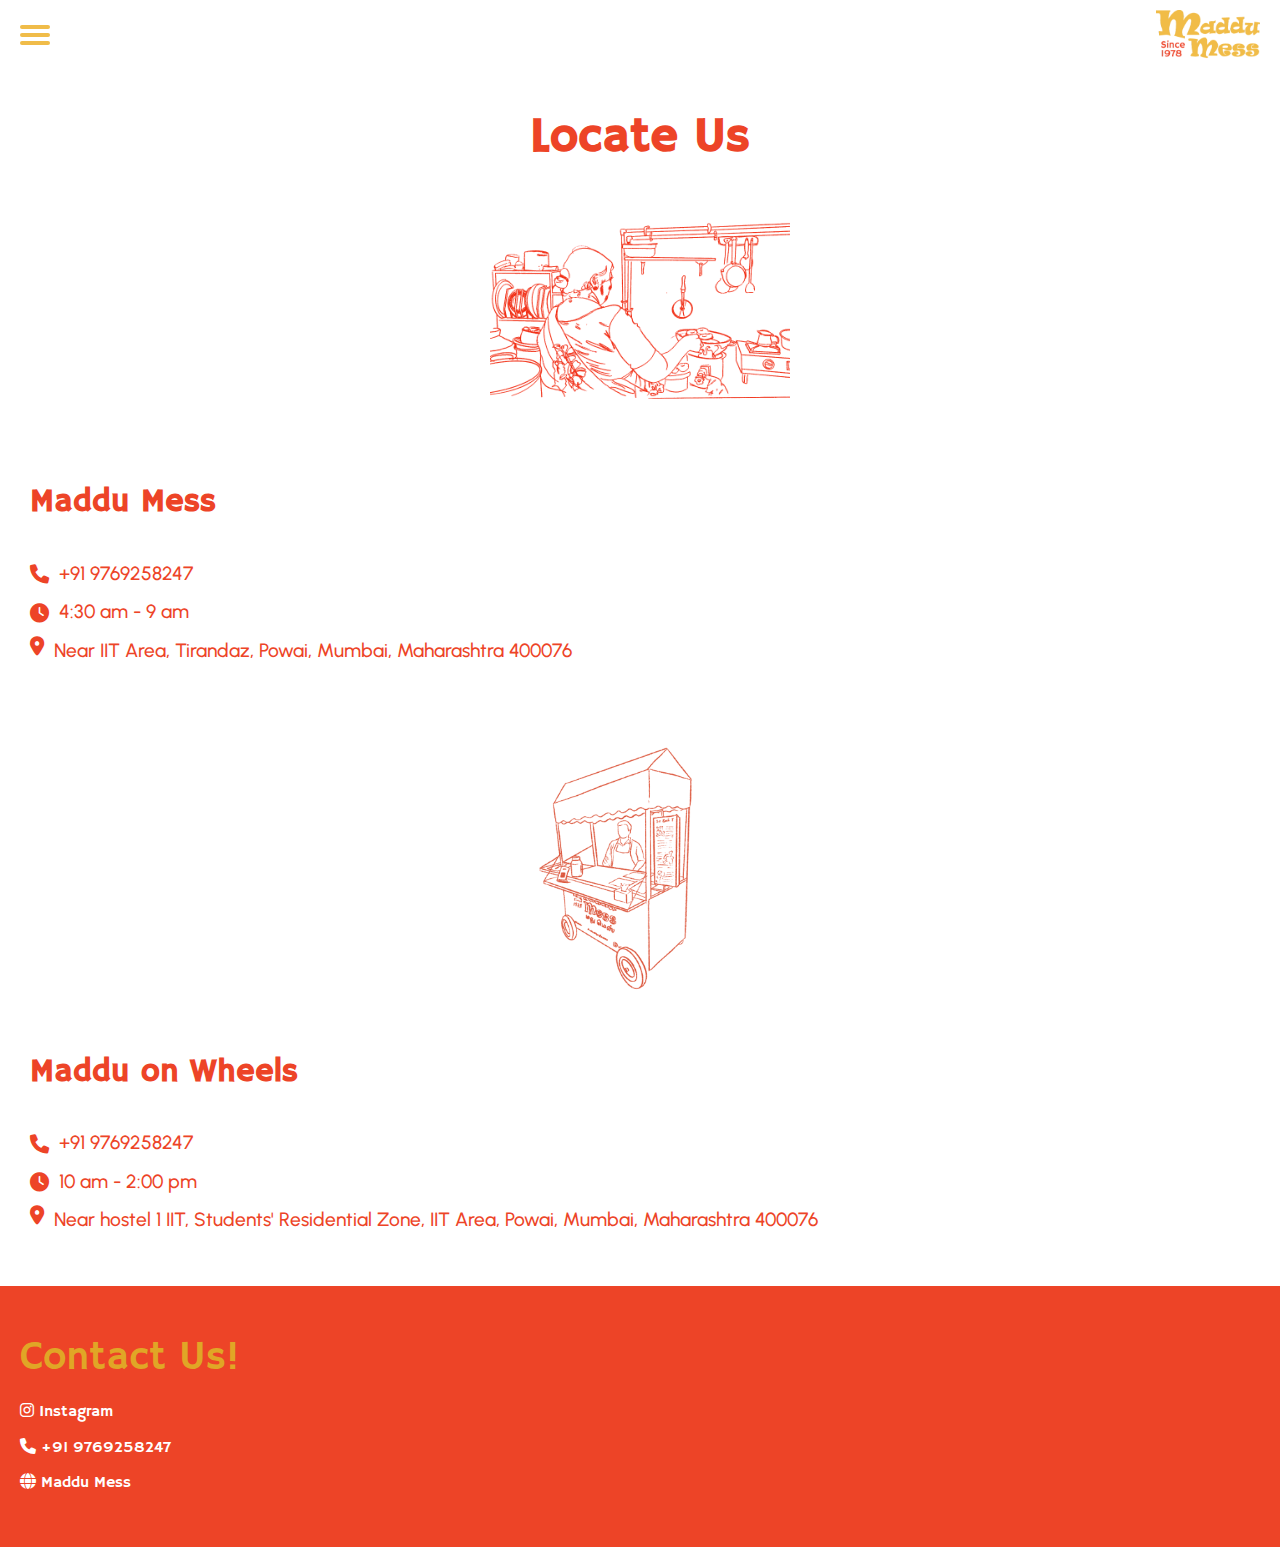
<file: locateus.html>
<!DOCTYPE html>
<html lang="en">
<head>
  <meta charset="UTF-8">
  <meta name="viewport" content="width=device-width, initial-scale=1.0">
  <title>Locate Us</title>

  <link rel="stylesheet" href="styles.css">

  <link rel="preconnect" href="https://fonts.googleapis.com">
  <link rel="preconnect" href="https://fonts.gstatic.com" crossorigin>
<link href="https://fonts.googleapis.com/css2?family=Hammersmith+One&display=swap" rel="stylesheet">
<link rel="icon" type="image/x-icon" href="assets/favicon_io/favicon.ico"> <!-- Default favicon -->
<link rel="icon" type="image/png" sizes="32x32" href="assets/favicon_io/favicon-32x32.png"> <!-- 32x32 PNG -->
<link rel="icon" type="image/png" sizes="16x16" href="assets/favicon_io/favicon-16x16.png"> <!-- 16x16 PNG -->
<link rel="apple-touch-icon" sizes="180x180" href="assets/favicon_io/apple-touch-icon.png"> <!-- iOS Touch Icon -->

   <link href="https://fonts.googleapis.com/css2?family=Urbanist:ital,wght@0,100..900;1,100..900&display=swap" rel="stylesheet">

    <link rel="stylesheet" href="https://cdnjs.cloudflare.com/ajax/libs/font-awesome/6.0.0-beta3/css/all.min.css">

</head>
<style>
  body{
    background-color: rgb(255, 255, 255);
    color: #ED4427;
    background-image: none;
  }

</style>
<body>

  <header class="header">
    <div class="menu-toggle" id="menu-toggle">
      <div class="bar"></div>
      <div class="bar"></div>
      <div class="bar"></div>
    </div>
    <div class="logo">
      <img src="assets/image 2.png" alt="Maddu Mess Logo" class="logo-image">
    </div>
  </header>


  <nav class="navbar" id="navbar">
    <div class="close-btn" id="close-btn">
      <span><img src="assets/x-circle.png" alt="Close"></span>
    </div>
    <ul>
      <li><a href="index.html">Home</a></li>
      <li><a href="locateus.html">Locate Us</a></li>
      <li><a href="menu.html">Menu</a></li>
      <li><a href="aboutus.html">About Us</a></li>
      <li><a href="https://www.google.com/search?q=maddu+mess&oq=maddu+mess+&gs_lcrp=EgZjaHJvbWUyDAgAEEUYORiABBiiBDIICAEQRRgnGDsyEggCEC4YJxivARjHARiABBiKBTIHCAMQABiABDIGCAQQRRg8MgYIBRBFGDwyBggGEEUYPDIGCAcQLhhA0gEIMzUzNGowajSoAgCwAgE&sourceid=chrome&ie=UTF-8#lrd=0x3be7c7f7cc119553:0x4ac9db01d1d6362f,3,,,," target="_blank">Feedback</a></li>

    </ul>
  </nav>


  <section class="locate-us">
    <h1 class="heading" style="text-align: center; font-size: 3rem;">Locate Us</h1>

  </section>


  <section class="maddu-mess-info">
    <div class="image-section">
        <img src="assets/locate1.png" alt="Maddu Mess Kitchen" />
    </div>
    <h3 style="text-align: left; margin-left: 30px;">Maddu Mess</h3>

    <ul style="list-style: none; padding: 0; margin: 0; text-align: left;">
      <li style="display: flex; align-items: center; margin-bottom: 8px;">
        <i class="fas fa-phone" style="margin-right: 10px; color: #ED4427;"></i> +91 9769258247
      </li>
      <li style="display: flex; align-items: center; margin-bottom: 8px;">
        <i class="fas fa-clock" style="margin-right: 10px;"></i> 4:30 am - 9 am
      </li>
      <li style="display: flex; align-items: flex-start;">
        <i class="fas fa-map-marker-alt" style="margin-right: 10px;"></i>
        Near IIT Area, Tirandaz, Powai, Mumbai, Maharashtra 400076
      </li>
    </ul>
</section>




<section class="maddu-wheels">
    
    <section class="image-section">
        <img src="assets/locate2.png" alt="Maddu Mess on Wheels" />
    </section>
    <h3 style="text-align: left; margin-left: 30px;">Maddu on Wheels</h3>

    <ul style="list-style: none; padding: 0; margin: 0; text-align: left;">
        <li style="display: flex; align-items: center; margin-bottom: 8px;">
            <i class="fas fa-phone" style="margin-right: 10px; color:#ED4427;"></i> +91 9769258247
        </li>
        <li style="display: flex; align-items: center; margin-bottom: 8px;">
            <i class="fas fa-clock" style="margin-right: 10px;"></i> 10 am - 2:00 pm
        </li>
        <li style="display: flex; align-items: flex-start;">
            <i class="fas fa-map-marker-alt" style="margin-right: 10px;"></i> 
            Near hostel 1 IIT, Students' Residential Zone, IIT Area, Powai, Mumbai, Maharashtra 400076
        </li>
    </ul>
</section>


  <section class="contact" style="background-color: #ED4427;">
    <h3>Contact Us!</h3>
    <p><i class="fab fa-instagram"></i> <a href="https://www.instagram.com/maddumess/">Instagram</a></p>
    <p style="color: white;"><i class="fas fa-phone"></i> +91 9769258247</p>
    <p><i class="fas fa-globe"></i> <a href="https://www.maddumess.com">Maddu Mess</a></p>
  </section>

  <script>

    const menuToggle = document.getElementById('menu-toggle');
    const navbar = document.getElementById('navbar');
    const closeBtn = document.getElementById('close-btn');


    menuToggle.addEventListener('click', () => {
      navbar.classList.toggle('active');
    });


    closeBtn.addEventListener('click', () => {
      navbar.classList.remove('active');
    });
  </script>
</body>
</html>
</file>
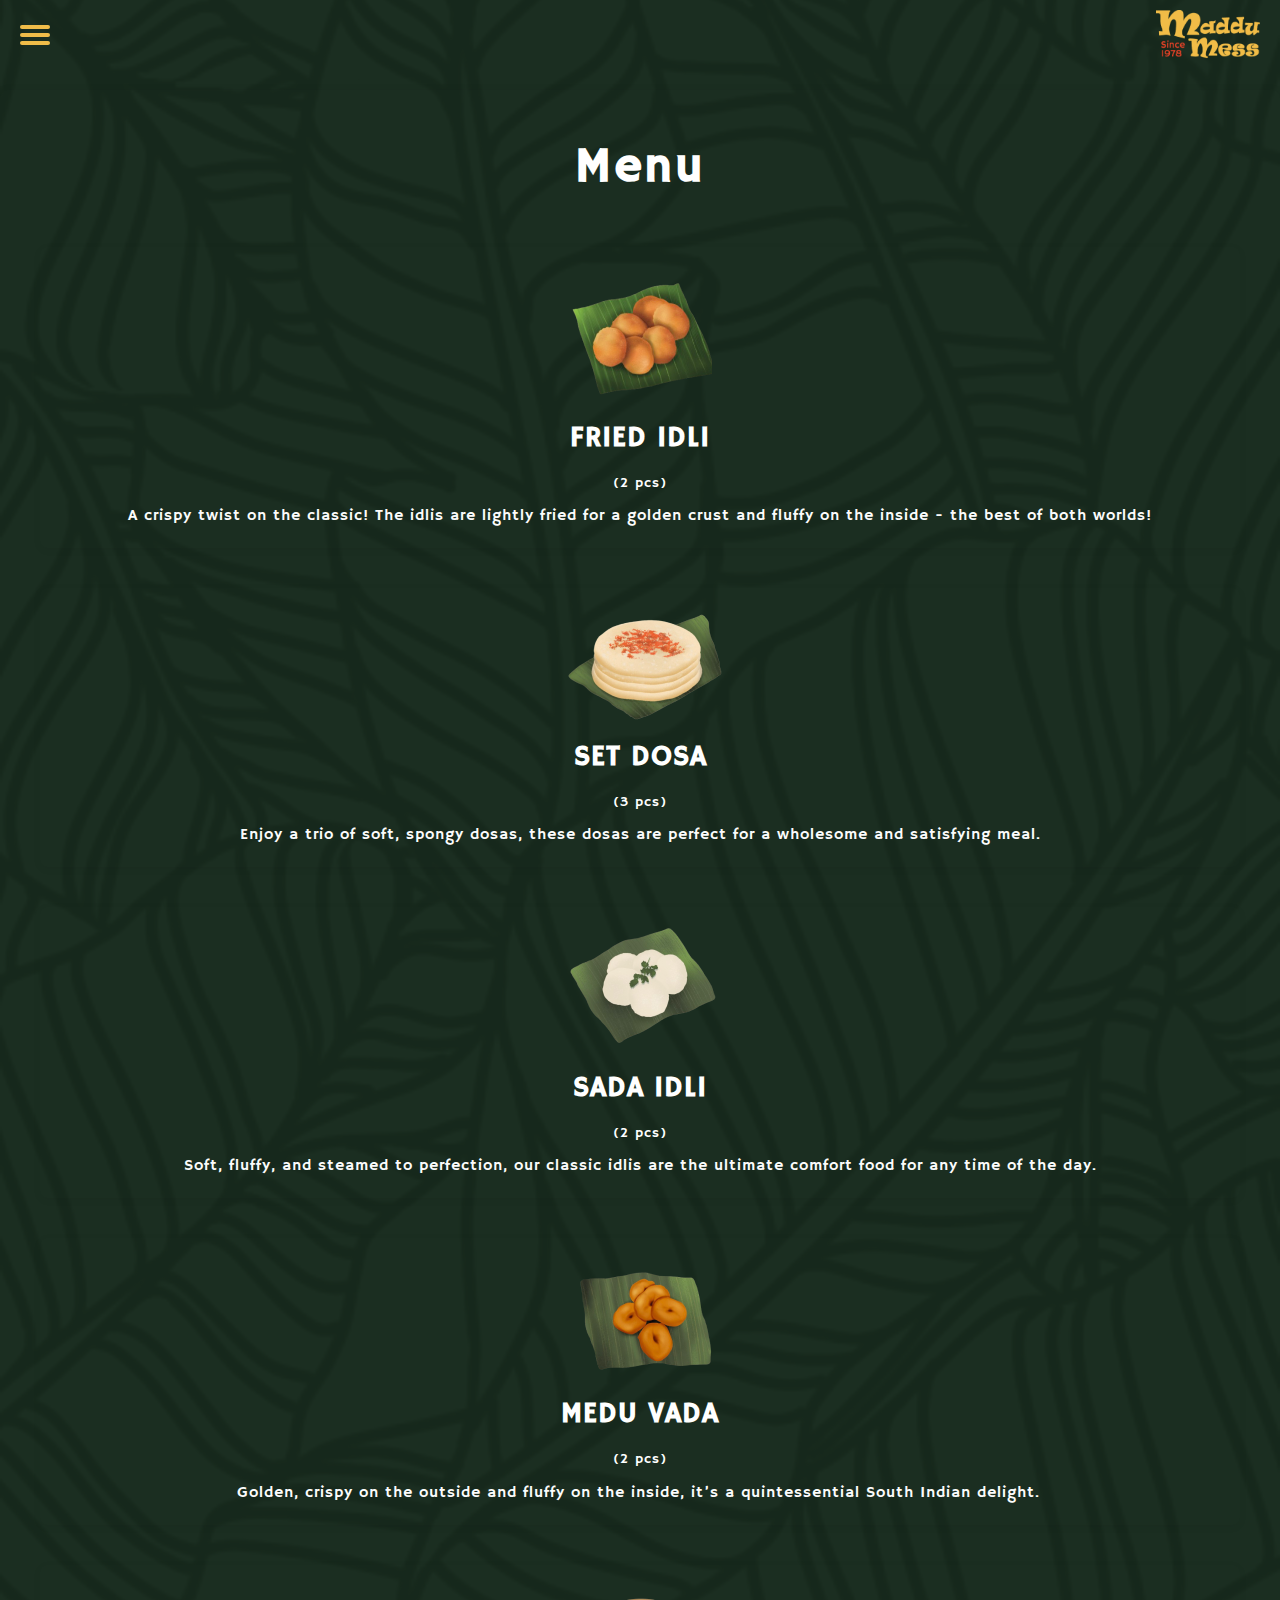
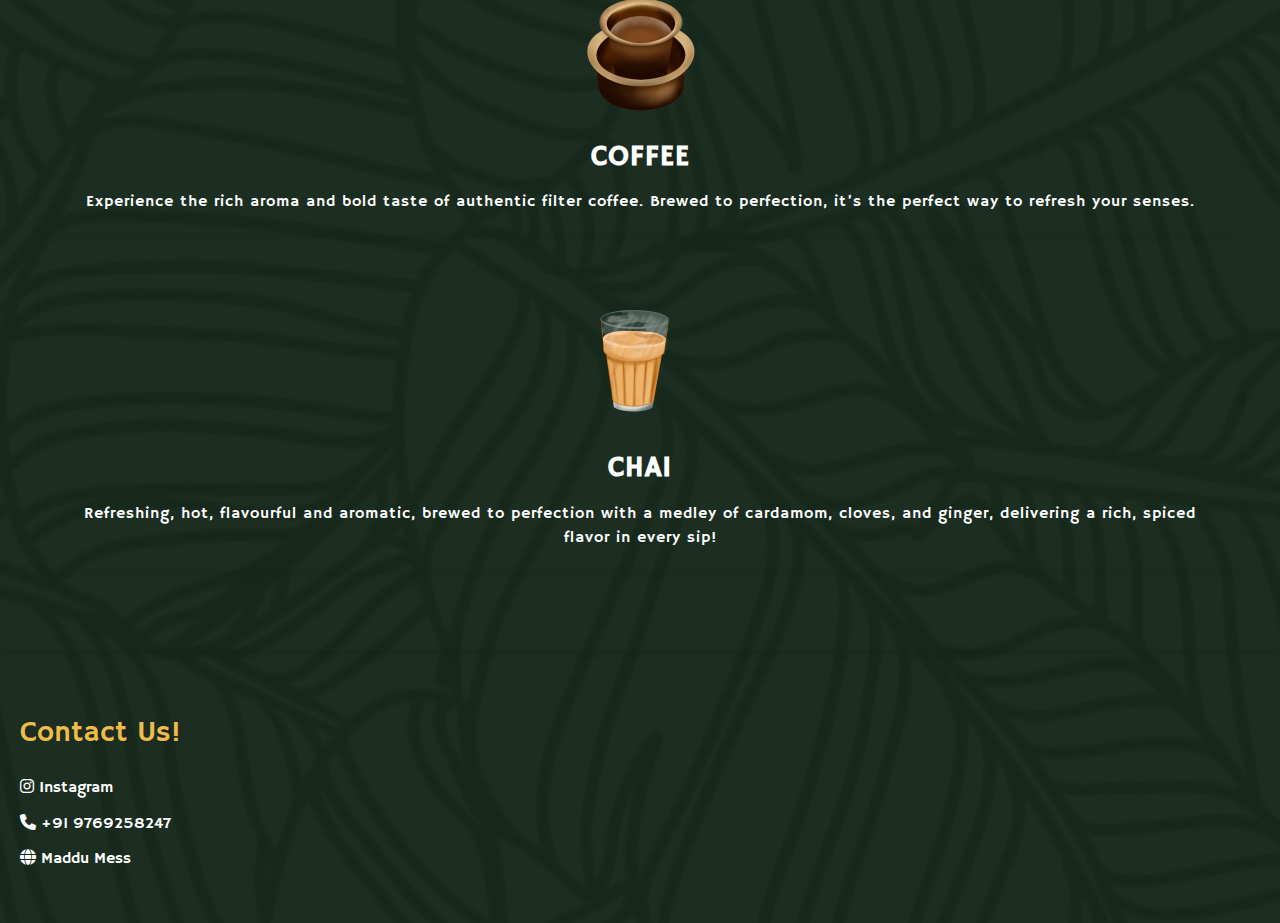
<file: menu.html>
<!DOCTYPE html>
<html lang="en">
<head>
  <meta charset="UTF-8">
  <meta name="viewport" content="width=device-width, initial-scale=1.0">
  <link rel="preconnect" href="https://fonts.googleapis.com">
  <link rel="preconnect" href="https://fonts.gstatic.com" crossorigin>
  <link rel="stylesheet" href="https://cdnjs.cloudflare.com/ajax/libs/font-awesome/6.0.0-beta3/css/all.min.css">
  <link href="https://fonts.googleapis.com/css2?family=Hammersmith+One&display=swap" rel="stylesheet">
  <link href="https://fonts.googleapis.com/css2?family=Urbanist:ital,wght@0,100..900;1,100..900&display=swap" rel="stylesheet">
  <link rel="icon" type="image/x-icon" href="assets/favicon_io/favicon.ico"> <!-- Default favicon -->
<link rel="icon" type="image/png" sizes="32x32" href="assets/favicon_io/favicon-32x32.png"> <!-- 32x32 PNG -->
<link rel="icon" type="image/png" sizes="16x16" href="assets/favicon_io/favicon-16x16.png"> <!-- 16x16 PNG -->
<link rel="apple-touch-icon" sizes="180x180" href="assets/favicon_io/apple-touch-icon.png"> <!-- iOS Touch Icon -->

  <title>Menu - Maddu Mess</title>
</head>
<style>
    

body, h1, h2, h3, p, ul, li, a {
  margin: 0;
  padding: 0;
  list-style: none;
  text-decoration: none;
}

/* Body */
body {
  font-family: 'Arial', sans-serif;
  line-height: 1.6;
  color: #ffffff;
  background-color: #1B2E21;
  background-image: url('assets/bgoverlay.png');
  background-repeat: repeat;
  background-position: center;
  background-size: cover;
  background-blend-mode: overlay; 

}


.header {
  display: flex;
  justify-content: space-between; /* Space between menu and logo */
  align-items: center; /* Align items vertically */
  padding: 10px 20px;
}

.logo {
  display: flex;
  align-items: center;
}

.logo-image {
  max-height: 50px; 
  width: auto; 
}


.navbar {
  position: fixed;
  top: 0;
  left: -100%; 
  width: 100%;
  height: 100vh;
  background-color: #F0BC49;
  padding-top: 60px;
  transition: left 0.3s ease;
  display: flex;
  flex-direction: column;
  justify-content: flex-start;
  z-index: 9999; 
}

.navbar.active {
  left: 0; 
}

.navbar ul {
  list-style-type: none;
  padding: 0;
  margin: 0;
  text-align: center;
}

.navbar ul li {
  margin: 20px 0;
}

.navbar ul li a {
  font-family: "Hammersmith One", sans-serif;
  font-style: normal;
  color: #FF5524;
  text-decoration: none;
  font-size: 2rem;
  display: block;
  padding: 2px;
}

.menu-toggle {
  display: flex;
  flex-direction: column;
  justify-content: space-around;
  width: 30px;
  height: 25px;
  cursor: pointer;
}

.menu-toggle .bar {
  background-color: #F0BC49;
  height: 4px;
  width: 100%;
  border-radius: 5px;
}

.menu-toggle.active .bar {
  background-color: transparent; 
}

.close-btn {
  position: absolute;
  top: 20px;
  left: 20px;
  font-size: 30px;
  color: white;
  cursor: pointer;
  z-index: 10000; 
}

.close-btn span {
  font-size: 30px;
}


.video-section {
  display: flex; 
  justify-content: center; 
  align-items: center; 
  background: #004d2b; 
}

.video-section iframe {
  max-width: 100%; 
  border-radius: 10px;
}



.hero {
  text-align: center;
  background-size: cover;
  background-position: center;
}
.hero-content {
  display: flex; 
  flex-direction: column;
  align-items: center; 
  text-align: center;
  padding: 40px 20px; 
}

.hero-title-image {
  max-width: 100%; 
  height: auto; 
}

.cta-button {
  background-color: #ff6f00;
  color: #fff;
  padding: 10px 20px;
  border: none;
  border-radius: 5px;
  cursor: pointer;
  font-size: 1.2em;
}





.about {
  padding: 40px 20px;
  text-align: center;
}

.about p {
  font-size: 16px;
  line-height: 1.6;
  margin-bottom: 20px; 
  color: #ffffff;
  font-family: "Urbanist", sans-serif;
  font-optical-sizing: auto;
  font-weight: 500;
  font-style: normal;
  max-width: 800px; 
  margin-left: auto;
  margin-right: auto;
}

.about-image-wrapper {
  display: flex;
  justify-content: center;
  margin-top: 20px;
}

.about-image {
  max-width: 100%;
  height: auto; 
  border-radius: 8px; 
}


.contact {
  text-align: left;
  padding: 40px 20px;
}

.contact h3 {
  color: #F0BC49;
  font-size: 1.8rem;
  margin-bottom: 20px;
  font-family: "Hammersmith One", sans-serif;
  font-weight: 400;
  font-style: normal;
}

.contact p {
  font-family: "Hammersmith One", sans-serif;
  font-weight: 400;
  font-style: normal;
  margin: 10px 0;
  font-size: 1rem;
}

.icon-instagram, .icon-phone, .icon-web {
  font-size: 1.2rem;
  margin-right: 10px;
}
.menu {
    font-family: "Hammersmith One", sans-serif;
  font-style: normal;
  padding: 40px;
  margin: 20px auto;
  max-width: 1200px;
  border-radius: 8px;
  box-shadow: 0 2px 10px rgba(0, 0, 0, 0.1);
}

.menu h1 {
  text-align: center;
  font-size: 36px;
  letter-spacing: 2.5px;
  color: #ffffff;
  margin-bottom: 40px;
  font-family: "Hammersmith One", sans-serif;
  font-style: normal;
}

.menu-item {
  display: flex;
  flex-direction: column;
  letter-spacing: 1px;

  align-items: center;
  text-align: center;
  margin-bottom: 40px;
  padding: 20px;
  border-radius: 8px;
  box-shadow: 0 2px 8px rgba(0, 0, 0, 0.05);
  transition: transform 0.3s ease, box-shadow 0.3s ease;
}

.menu-item:hover {
  transform: scale(1.05);
  box-shadow: 0 4px 20px rgba(0, 0, 0, 0.1);
}

.menu-item h2 {
  font-size: 28px;
  color: #ffffff;
  margin-bottom: 10px;
}

.menu-image {
  max-width: 100%;
  height: auto;
  border-radius: 8px;
  margin-bottom: 15px;
}

.menu-subtext {
  font-size: 14px;
  color: #ffffff;
  margin-bottom: 10px;
}

.menu-description {
  font-size: 16px;
  color: #fcfcfc;
  line-height: 1.5;
}

@media (max-width: 768px) {
  .menu {
    padding: 20px;
  }

  .menu-item {
    padding: 15px;
    margin-bottom: 30px;
  }

  .menu-item h2 {
    font-size: 24px;
  }

  .menu-description {
    font-size: 14px;
  }
}

</style>
<body>

  <header class="header">
    <div class="menu-toggle" id="menu-toggle">
      <div class="bar"></div>
      <div class="bar"></div>
      <div class="bar"></div>
    </div>
    <div class="logo">
      <img src="assets/image 2.png" alt="Maddu Mess Logo" class="logo-image">
    </div>
  </header>

  <nav class="navbar" id="navbar">
    <div class="close-btn" id="close-btn">
      <span><img src="assets/x-circle.png" alt=""></span> 
    </div>
    <ul>
      <li><a href="index.html">Home</a></li>
      <li><a href="locateus.html">Locate Us</a></li>
      <li><a href="menu.html">Menu</a></li>
      <li><a href="aboutus.html">About Us</a></li>
      <li><a href="https://www.google.com/search?q=maddu+mess&oq=maddu+mess+&gs_lcrp=EgZjaHJvbWUyDAgAEEUYORiABBiiBDIICAEQRRgnGDsyEggCEC4YJxivARjHARiABBiKBTIHCAMQABiABDIGCAQQRRg8MgYIBRBFGDwyBggGEEUYPDIGCAcQLhhA0gEIMzUzNGowajSoAgCwAgE&sourceid=chrome&ie=UTF-8#lrd=0x3be7c7f7cc119553:0x4ac9db01d1d6362f,3,,,," target="_blank">Feedback</a></li>


    </ul>
  </nav>

  <section class="menu">
    <h1 style="font-size: 3rem;">Menu</h1>

    <div class="menu-item">
      <img src="assets/friedidli.png" alt="Fried Idli" class="menu-image">
      <h2>FRIED IDLI</h2>

      <p class="menu-subtext">(2 pcs)</p>
      <p class="menu-description">A crispy twist on the classic! The idlis are lightly fried for a golden crust and fluffy on the inside - the best of both worlds!</p>
    </div>

    <div class="menu-item">
      <img src="assets/setdosa.png" alt="Set Dosa" class="menu-image">
     <h2>SET DOSA</h2>

      <p class="menu-subtext">(3 pcs)</p>
      <p class="menu-description">Enjoy a trio of soft, spongy dosas, these dosas are perfect for a wholesome and satisfying meal.</p>
    </div>

    <div class="menu-item">
      <img src="assets/sadaidli.png" alt="Sada Idli" class="menu-image">
      <h2>SADA IDLI</h2>

      <p class="menu-subtext">(2 pcs)</p>
      <p class="menu-description">Soft, fluffy, and steamed to perfection, our classic idlis are the ultimate comfort food for any time of the day.</p>
    </div>

    <div class="menu-item">
      <img src="assets/meduvada.png" alt="Medu Vada" class="menu-image">
      <h2>MEDU VADA</h2>

      <p class="menu-subtext">(2 pcs)</p>
      <p class="menu-description">Golden, crispy on the outside and fluffy on the inside, it’s a quintessential South Indian delight. </p>
    </div>

    <div class="menu-item">
      <img src="assets/coffee.png" alt="Coffee" class="menu-image">
      <h2>COFFEE</h2>

      <p class="menu-description">Experience the rich aroma and bold taste of authentic  filter coffee. Brewed to perfection, it’s the perfect way to refresh your senses.</p>
    </div>

    <div class="menu-item">
      <img src="assets/chai.png" alt="Chai" class="menu-image">
      <h2>CHAI</h2>

      <p class="menu-description">Refreshing, hot, flavourful and aromatic, brewed to perfection with a medley of cardamom, cloves, and ginger, delivering a rich, spiced flavor in every sip!</p>
    </div>

  </section>
  <section class="contact">
    <h3>Contact Us!</h3>
    <p><i class="fab fa-instagram"></i> <a  style="color: white;" href="https://www.instagram.com/maddumess/">Instagram</a> </p> <!-- Instagram icon -->
    <p style="color: white;"><i class="fas fa-phone"></i> +91 9769258247</p> <!-- Phone icon -->
    <p><i class="fas fa-globe"></i> <a  style="color: white;" href="https://wwww.maddumess.com">Maddu Mess</a></p> <!-- Website icon -->
  </section>


  <script src="script.js"></script> 
</body>
</html>
</file>
<file: styles.css>
/* General Reset */

body, h1, h2, h3, p, ul, li, a {
  margin: 0;
  padding: 0;
  list-style: none;
  text-decoration: none;
  box-sizing: border-box;
}


body {
  font-family: 'Arial', sans-serif;
  line-height: 1.6;
  color: #ffffff;
  background-color: #004d2b;
  background-image: url('assets/bgoverlay.png');
  background-repeat: repeat;
  background-position: center;
  background-size: cover;
  background-blend-mode: overlay; 
}

.about {
  padding: 40px 20px;
  text-align: center;
}
.about h1{
  justify-content: center;
  text-align: center;
}
.about p {
  font-family: "Urbanist", sans-serif;
  color: #F5ECD5;
  max-width: 800px;
  margin: 0 auto 20px auto;
}

.about-image-wrapper {
  display: flex;
  flex-direction: column;
  align-items: center;  
  gap: 20px;            
}

.about-image {
  max-width: 80%;        
  height: auto;          
  border-radius: 8px;  
}


.header {
  display: flex;
  justify-content: space-between;
  align-items: center;
  padding: 10px 20px; 
}

.logo {
  display: flex;
  align-items: center;
}

.logo-image {
  max-height: 50px; 
  width: auto; 
}

.navbar {
  position: fixed;
  top: 0;
  left: -100%; 
  width: 100%;
  height: 100vh; 
  background-color: #F0BC49;
  padding-top: 60px;
  transition: left 0.3s ease; 
  display: flex;
  flex-direction: column;
  justify-content: flex-start;
  z-index: 9999; 
}

.navbar.active {
  left: 0; 
}

.navbar ul {
  list-style-type: none;
  padding: 0;
  margin: 0;
  text-align: center;
}

.navbar ul li {
  margin: 20px 0;
}

.navbar ul li a {
  font-family: "Hammersmith One", sans-serif;
  font-weight: 400;
  font-style: normal;
  color: #FF5524;
  text-decoration: none;
  font-size: 2rem;
  display: block;
  padding: 2px;
}

.menu-toggle {
  display: flex;
  flex-direction: column;
  justify-content: space-around;
  width: 30px;
  height: 25px;
  cursor: pointer;
}

.menu-toggle .bar {
  background-color: #F0BC49;
  height: 4px;
  width: 100%;
  border-radius: 5px;
}

.menu-toggle.active .bar {
  background-color: transparent;
}

.close-btn {
  position: absolute;
  top: 20px;
  left: 20px;
  font-size: 30px;
  color: white;
  cursor: pointer;
  z-index: 10000; 
}

.close-btn span {
  font-size: 30px;
}


.video-section {
  display: flex; 
  justify-content: center; 
  align-items: center; 
  background: #004d2b; 
}

.video-section iframe {
  max-width: 100%; 
  border-radius: 10px; 
}


/* Hero Section */
.hero {
  text-align: center;
  background-image: url('IMG_2606\ 1.png'); 
  background-size: cover;
  background-position: center;
}
.hero-content {
  display: flex; 
  flex-direction: column; 
  align-items: center; 
  text-align: center; 
  padding: 40px 20px;
}

.hero-title-image {
  max-width: 100%; 
  height: auto;
  margin-bottom: 20px;
}

.cta-button {
  background-color: #FF5524;
  color: #fff;
  padding: 10px 40px;
  font-family: "Hammersmith One", serif;
  font-weight: 400;
  font-style: normal;
  border: none;
  border-radius: 20px;
  cursor: pointer;
  font-size: 1.2em;
}


.heading, .maddu-mess-info h3, .maddu-wheels h3 {
  text-align: center;
  font-size: 2rem;
  margin: 30px 0;
  font-family: "Hammersmith One", serif;
  font-style: normal;
}

.location-image img {
  width: 100%;
  max-width: 800px;
  height: auto;
  margin: 0 auto;
  display: block;
}

/* Maddu Mess Information */
.maddu-mess-info ul, .maddu-wheels ul {
  list-style: none;
  padding: 0;
  text-align: center;
  text-align: left;
  margin-left: 120px; /* Add margin to shift the list inward */

}

.maddu-mess-info ul li , .maddu-wheels ul li{
  margin-left: 30px; /* Add margin to shift the list inward */

  font-size: 1.2rem;
  font-family: "Urbanist", sans-serif;
  font-optical-sizing: auto;
  font-weight: 500;
  margin-bottom: 50px;
}

.maddu-mess-info ul li i , .maddu-wheels ul li i{
  margin-right: 10px;
  
}
/* For images in the locate-us section */


/* Image Section */
.image-section img {
  width: 100%;
  max-width: 300px;
  max-height: 350px;
  display: block;
  margin: 20px auto;

}


/* About Section */
.about {
  padding: 40px 20px;
  text-align: left;
}
.about h1{
  font-family: "Hammersmith One", serif;
  font-style: normal;
}

.about p {
  font-size: 16px;
  line-height: 1.6;
  margin-bottom: 20px; /* Space between paragraph and image */
  color: #ffffff; /* Neutral text color */
  font-family: "Urbanist", sans-serif;
  font-optical-sizing: auto;
  font-weight: 500;
  font-style: normal;
  max-width: 800px; /* Limits paragraph width for readability */
  margin-left: auto;
  margin-right: auto;
}

.about-image-wrapper {
  display: flex;
  justify-content: center;
  margin-top: 20px;
}

.about-image {
  max-width: 100%;
  height: auto; /* Maintains aspect ratio */
  border-radius: 8px; /* Optional: Rounded corners */
}
.menu {
  text-align: center;
  padding: 50px 20px;
  background-color: #F0BC49; /* Light background color for the section */
}

.menu h3 {
  font-size: 3rem;

  font-family: "Hammersmith One", serif;
  font-style: normal;
  margin-bottom: 20px;
  color: #fdfdfd; 
}
.menu-grid {
  display: grid;
  grid-template-columns: repeat(auto-fit, minmax(150px, 1fr)); /* Responsive grid */
  gap: 30px; /* Space between grid items */
  justify-items: center;
}
.align-icon-text {
  display: flex;
  align-items: center;
  text-align: left;
}

.align-icon-text i {
  margin-right: 8px; /* Space between icon and text */
}


.menu-item {
  text-align: center;
  background-color: #E0A626; /* Light background for items */
  border-radius: 15px; /* Rounded corners */
  padding: 5px;
  
  /* Uniform sizing */
  height: 200px; /* Fixed height for all cards */
  width: 160px; /* Fixed width (optional) */
  
  display: flex; /* To center-align content */
  flex-direction: column; /* Arrange content vertically */
  justify-content: center; /* Space between content */
  align-items: center; /* Center align items */
  
  /* Add overflow handling if content exceeds the card size */
  overflow: hidden;
}




.menu-item img {

  object-fit: cover; /* Ensures the image scales nicely */
  margin-bottom: 20px; /* Space between image and text */
}

.menu-item p {
  font-size: 1rem;
  color: #ffffff; /* Neutral text color */
  font-family: "Urbanist", sans-serif;
  font-optical-sizing: auto;
  margin: 0;
}


/* Contact Section */
.contact {
  padding: 40px 20px;
  text-align: left;
}

.contact h3 {
  color: #E0A626;
  font-size: 2.5rem;

  text-align: left;

  font-family: "Hammersmith One", sans-serif;
  font-weight: 400;
  font-style: normal;
}
/* Video Wrapper */
.video-wrapper {
  display: flex;
  justify-content: center;
  margin: 20px 0; /* Space around the video */
}

.landing-video , .about-video{
  max-width: 90%;
  height: auto;
  border: 5px solid #E0A626; /* Optional border for aesthetics */
  border-radius: 10px; /* Rounded edges for the video */
}
.contact p , .contact a{
  color:white;
  font-family: "Hammersmith One", sans-serif;
  font-weight: 400;
  font-style: normal;
  margin: 10px 0;
  text-align: left;

  font-size: 1rem;
}

.icon-instagram, .icon-phone, .icon-web {
  font-size: 1.2rem;
  margin-right: 10px;
}
</file>
